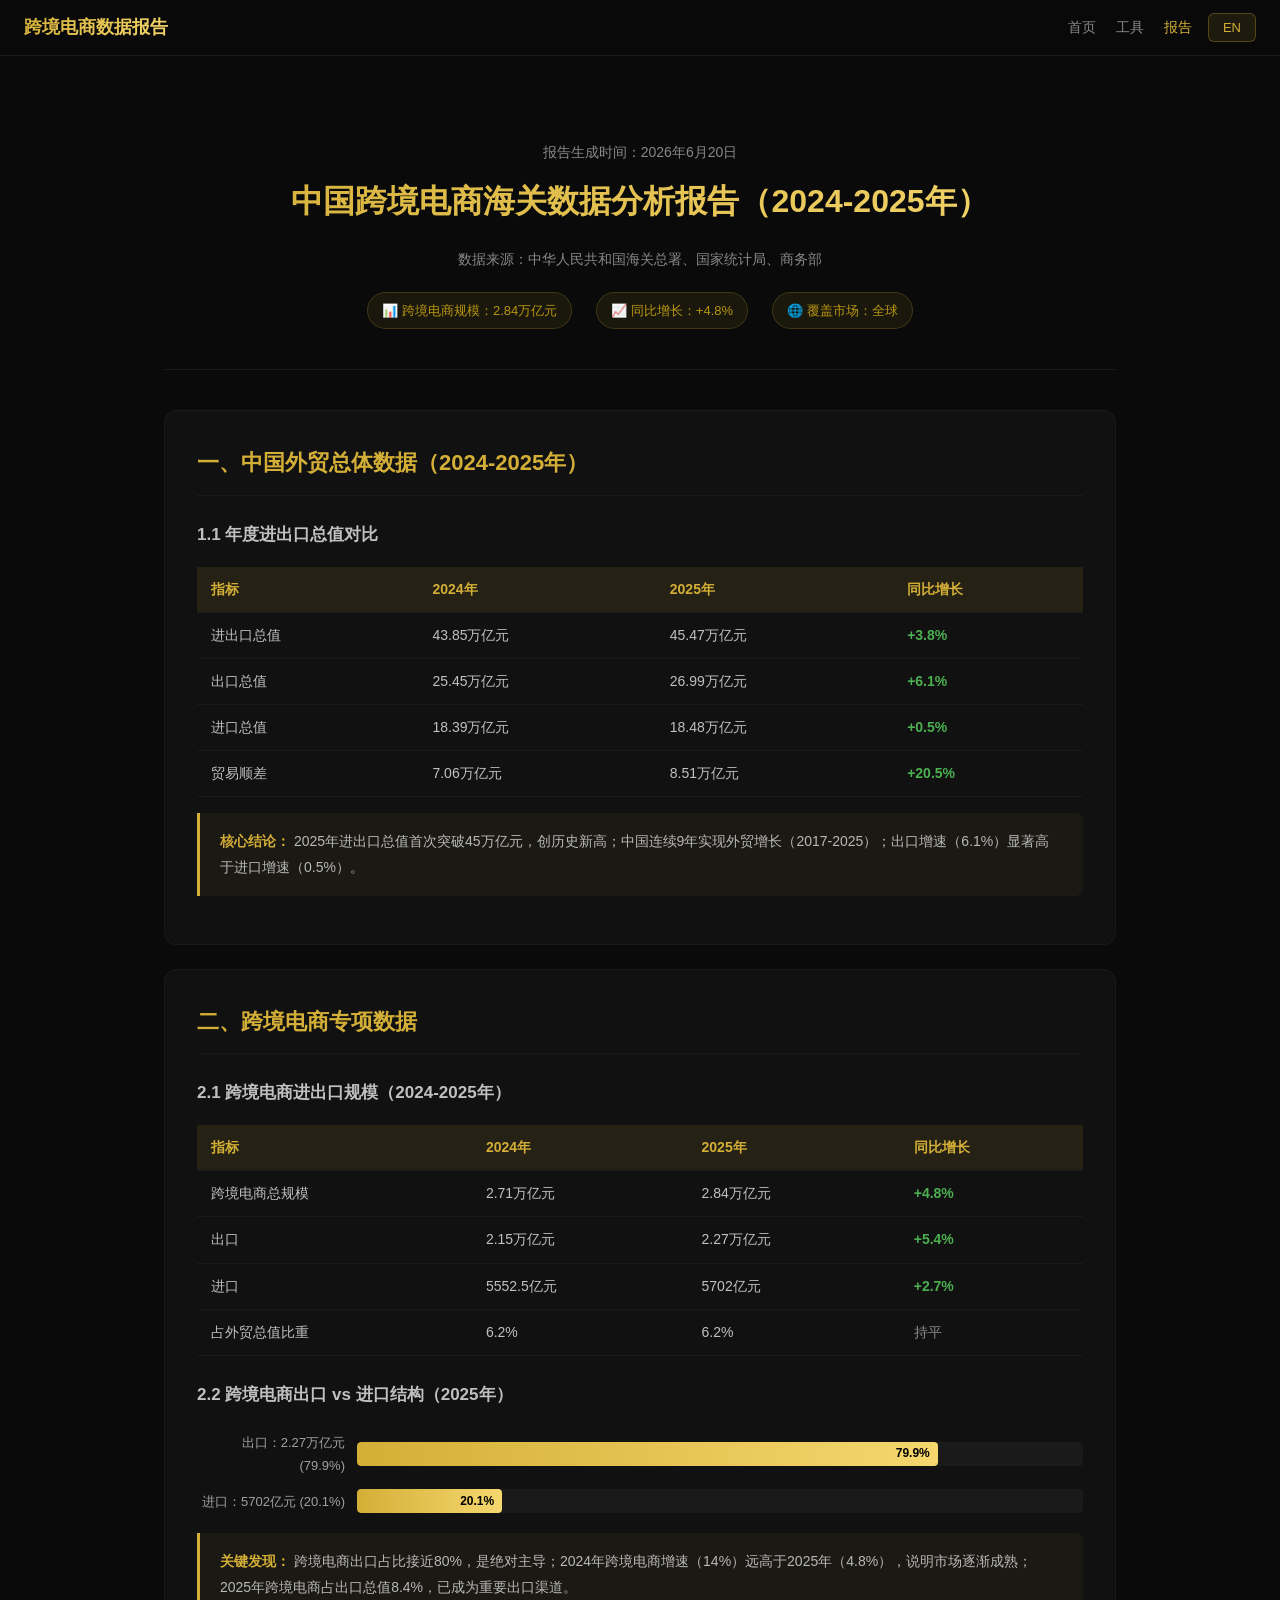
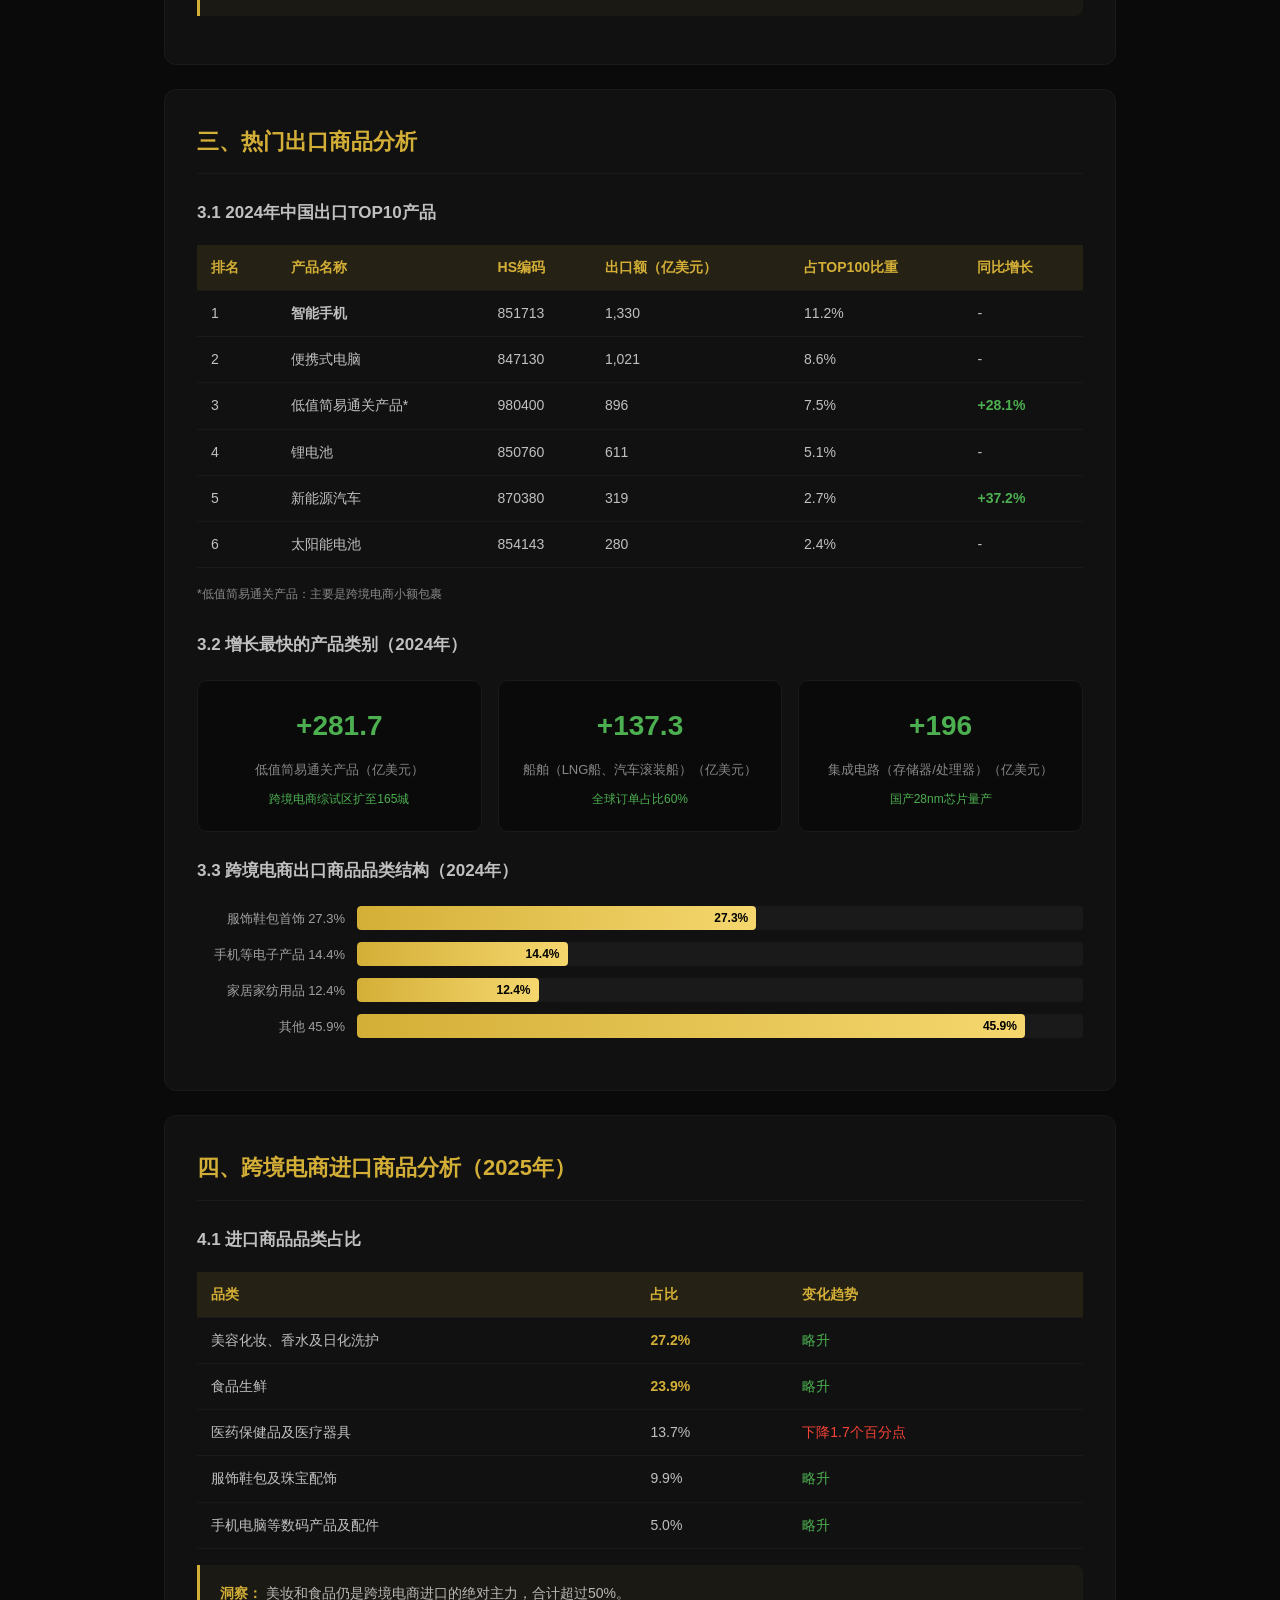
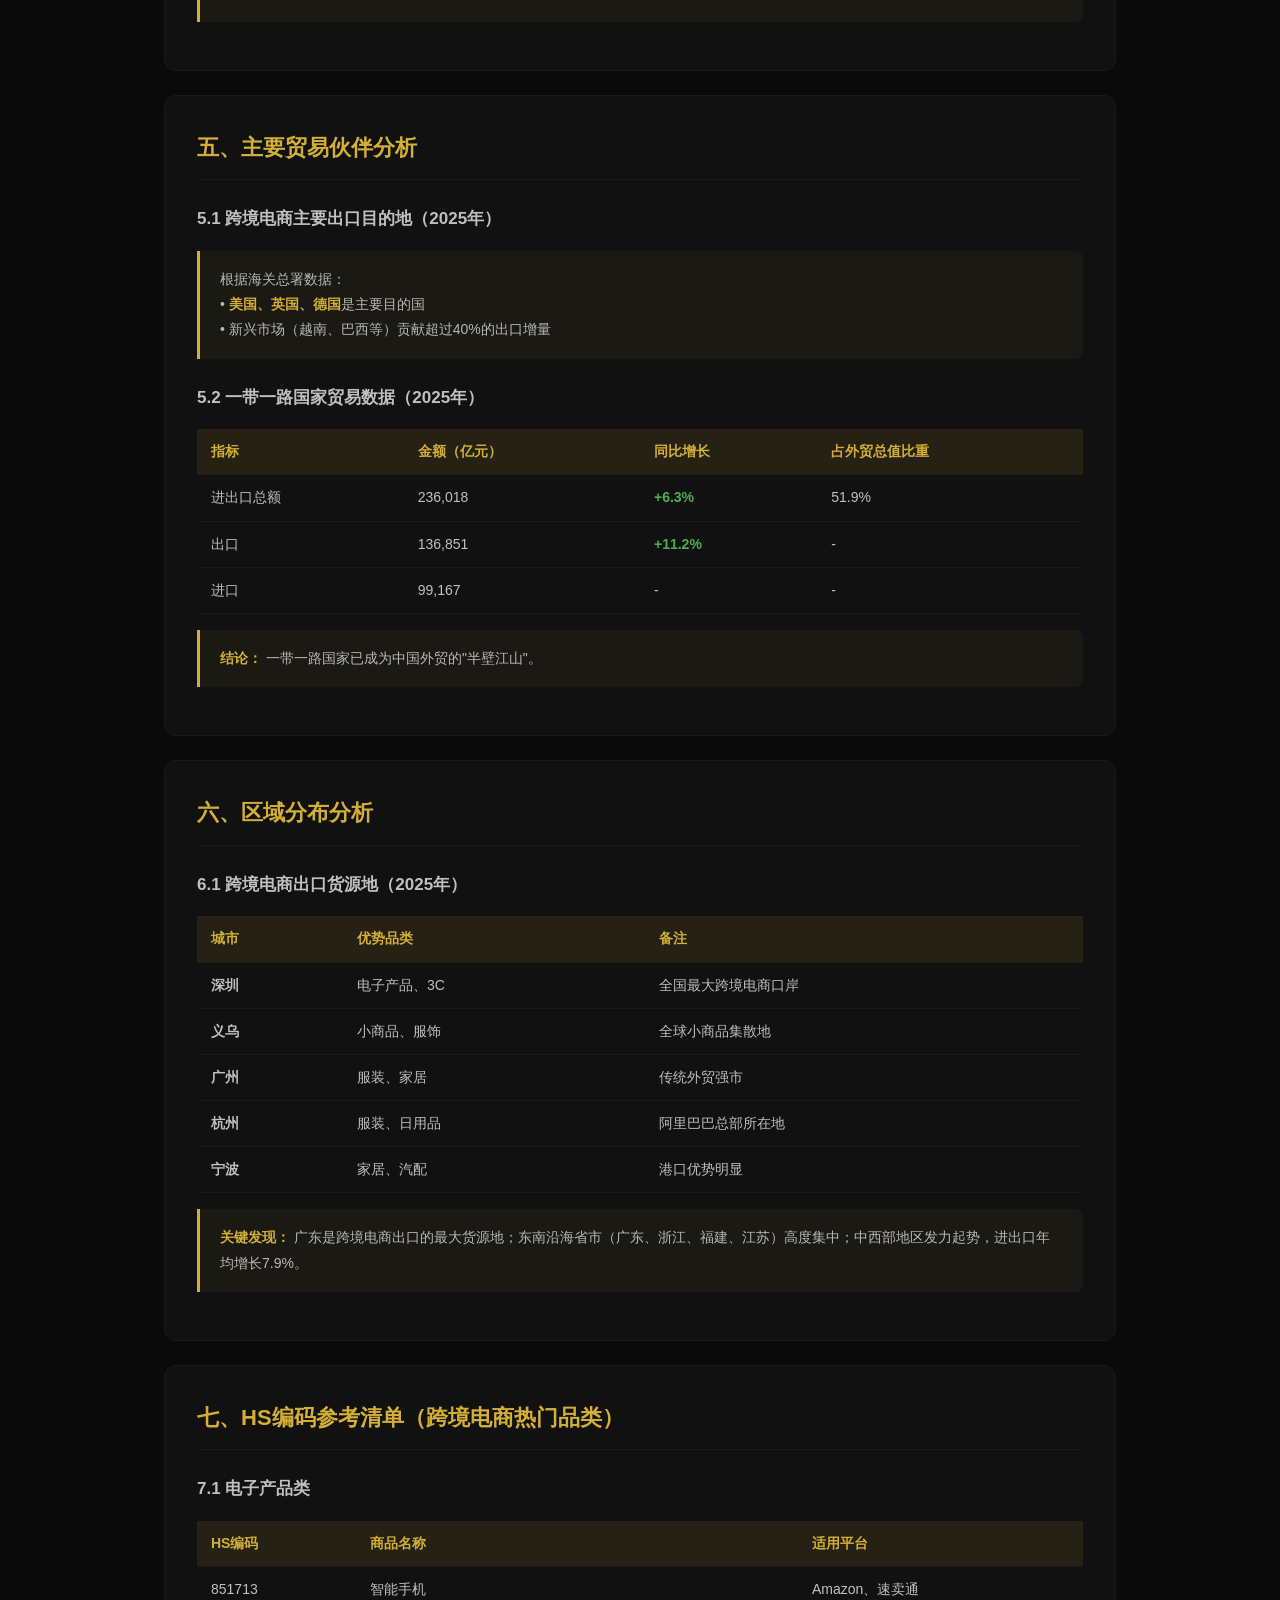
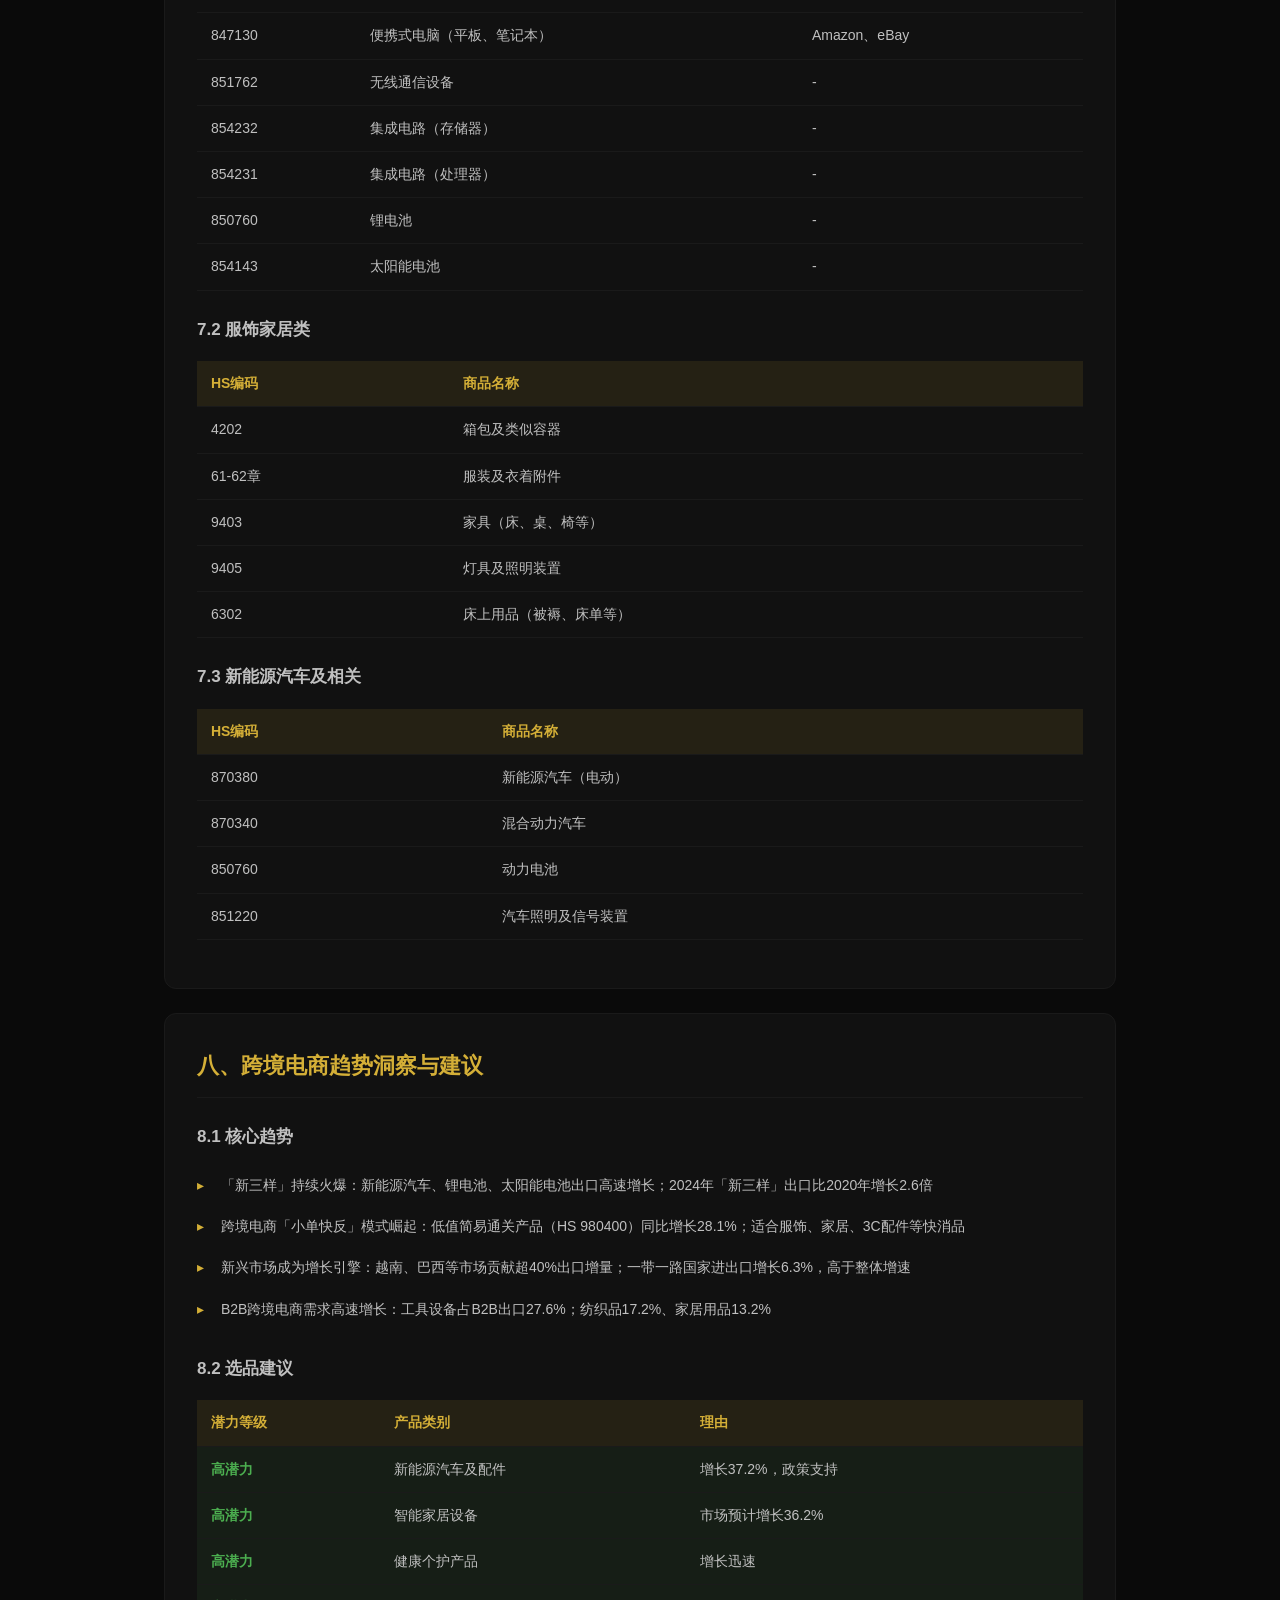
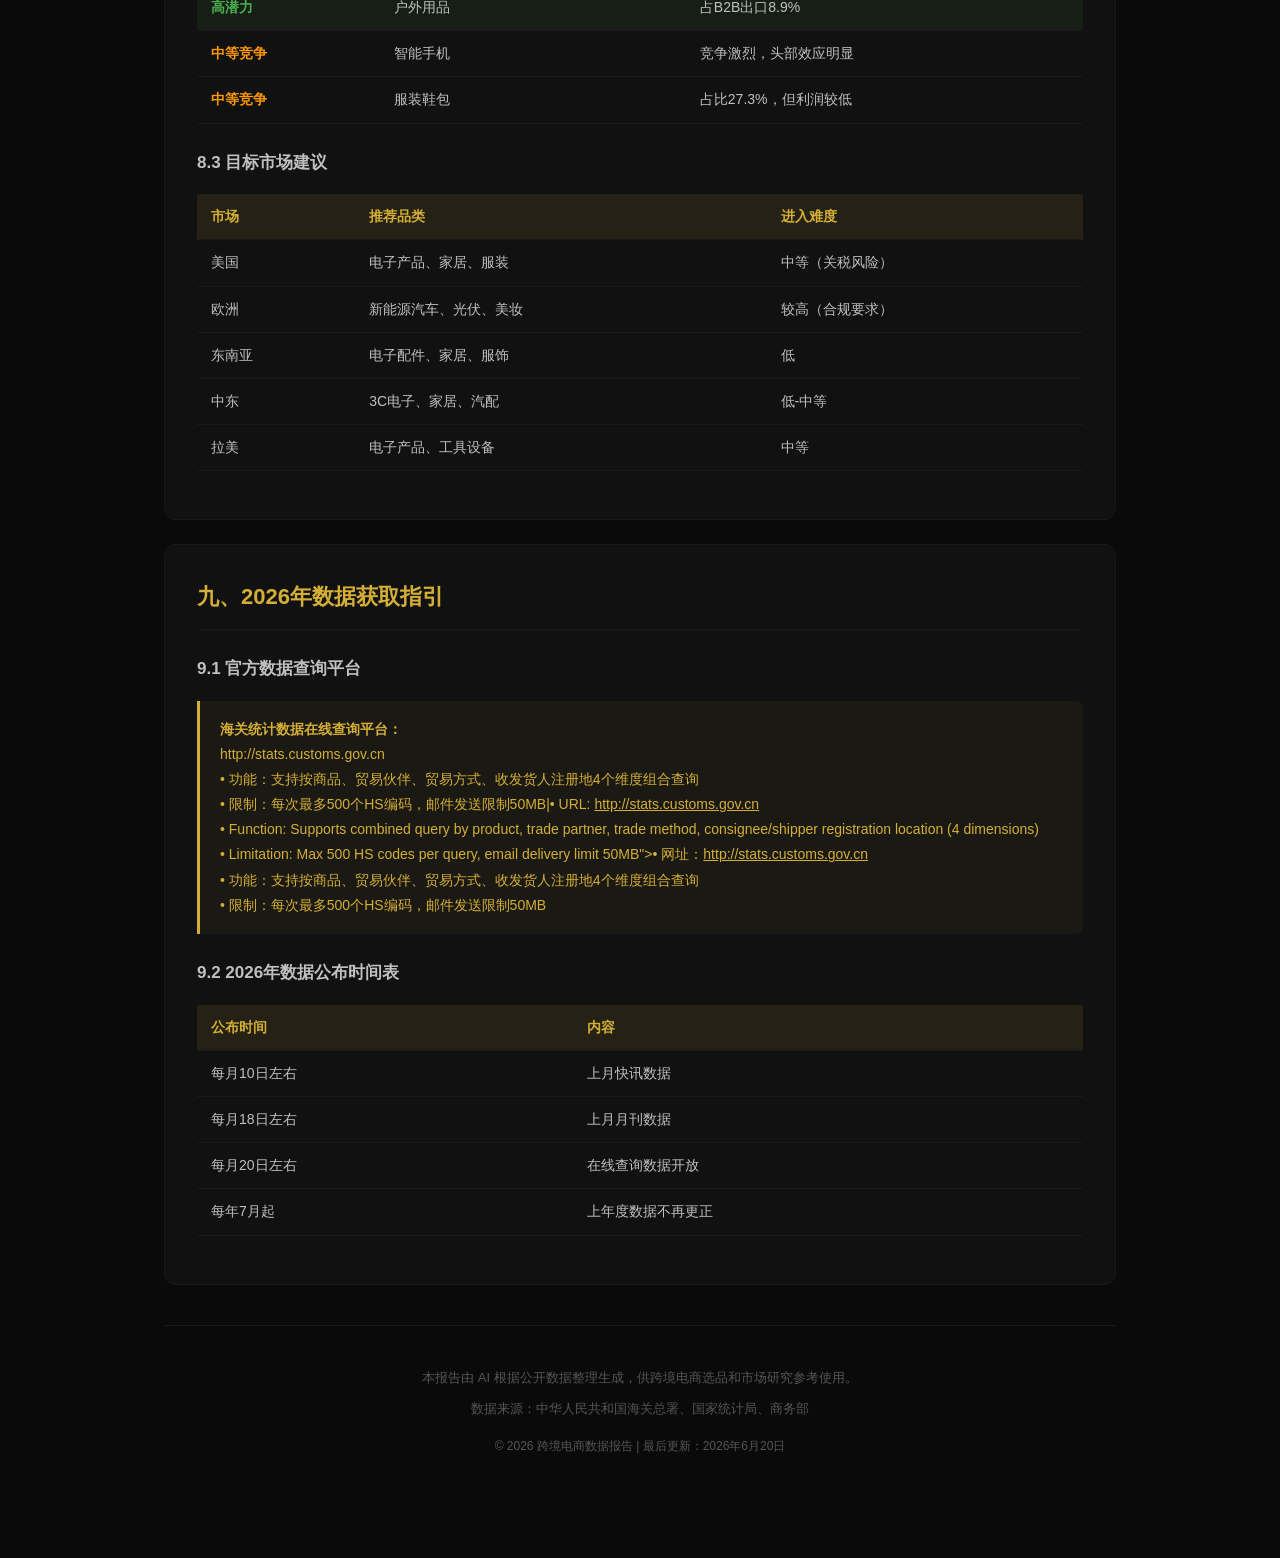
<file: report.html>
<!DOCTYPE html>
<html lang="zh">
<head>
  <meta charset="UTF-8">
  <meta name="viewport" content="width=device-width, initial-scale=1.0">
  <title>跨境电商海关数据分析报告 | Cross-Border E-commerce Customs Data Report</title>
  <style>
    * { margin: 0; padding: 0; box-sizing: border-box; }
    
    body {
      font-family: -apple-system, 'Segoe UI', 'Microsoft YaHei', sans-serif;
      background: #0a0a0a;
      color: #e0e0e0;
      line-height: 1.8;
    }
    
    /* 顶部导航 */
    .topbar {
      position: fixed; top: 0; left: 0; right: 0;
      height: 56px;
      background: rgba(10,10,10,0.95);
      border-bottom: 1px solid #1a1a1a;
      display: flex; align-items: center; justify-content: space-between;
      padding: 0 24px;
      z-index: 1000;
      backdrop-filter: blur(10px);
    }
    
    .topbar .logo {
      font-size: 18px; font-weight: 700;
      background: linear-gradient(135deg, #d4af37, #f5d76e);
      -webkit-background-clip: text;
      -webkit-text-fill-color: transparent;
    }
    
    .topbar-actions { display: flex; align-items: center; gap: 16px; }
    
    .nav-links { display: flex; gap: 20px; }
    .nav-links a {
      color: #888; text-decoration: none; font-size: 14px;
      transition: color 0.2s;
    }
    .nav-links a:hover, .nav-links a.active { color: #d4af37; }
    
    .lang-btn {
      background: rgba(212,175,55,0.1);
      border: 1px solid rgba(212,175,55,0.3);
      color: #d4af37; padding: 6px 14px;
      border-radius: 6px; cursor: pointer;
      font-size: 13px; transition: all 0.2s;
    }
    .lang-btn:hover { background: rgba(212,175,55,0.2); }
    
    /* 主容器 */
    .container {
      max-width: 1000px; margin: 0 auto;
      padding: 80px 24px 60px;
    }
    
    /* 报告头部 */
    .report-header {
      text-align: center;
      padding: 60px 0 40px;
      border-bottom: 1px solid #1a1a1a;
      margin-bottom: 40px;
    }
    
    .report-header h1 {
      font-size: 32px; font-weight: 700;
      background: linear-gradient(135deg, #d4af37, #f5d76e);
      -webkit-background-clip: text;
      -webkit-text-fill-color: transparent;
      margin-bottom: 16px;
    }
    
    .report-header .subtitle {
      color: #888; font-size: 14px;
      margin-bottom: 8px;
    }
    
    .report-meta {
      display: flex; justify-content: center; gap: 24px;
      flex-wrap: wrap; margin-top: 20px;
    }
    
    .report-meta span {
      background: rgba(212,175,55,0.08);
      border: 1px solid rgba(212,175,55,0.2);
      padding: 6px 14px;
      border-radius: 20px; font-size: 13px;
      color: #b8960f;
    }
    
    /* 章节 */
    .section {
      background: #111;
      border: 1px solid #1a1a1a;
      border-radius: 12px;
      padding: 32px;
      margin-bottom: 24px;
    }
    
    .section-title {
      font-size: 22px; font-weight: 700;
      color: #d4af37;
      margin-bottom: 20px;
      padding-bottom: 12px;
      border-bottom: 1px solid #1a1a1a;
    }
    
    .section-subtitle {
      font-size: 17px; font-weight: 600;
      color: #c0c0c0;
      margin: 24px 0 12px;
    }
    
    /* 表格 */
    .data-table {
      width: 100%;
      border-collapse: collapse;
      margin: 16px 0;
      font-size: 14px;
    }
    
    .data-table th {
      background: rgba(212,175,55,0.1);
      color: #d4af37;
      padding: 10px 14px;
      text-align: left;
      font-weight: 600;
      border-bottom: 1px solid #1a1a1a;
    }
    
    .data-table td {
      padding: 10px 14px;
      border-bottom: 1px solid #1a1a1a;
      color: #c0c0c0;
    }
    
    .data-table tr:hover td { background: rgba(255,255,255,0.02); }
    
    /* 数据卡片 */
    .data-cards {
      display: grid;
      grid-template-columns: repeat(auto-fit, minmax(200px, 1fr));
      gap: 16px;
      margin: 20px 0;
    }
    
    .data-card {
      background: #0a0a0a;
      border: 1px solid #1a1a1a;
      border-radius: 10px;
      padding: 20px;
      text-align: center;
    }
    
    .data-card .value {
      font-size: 28px; font-weight: 700;
      color: #d4af37;
      margin-bottom: 6px;
    }
    
    .data-card .label {
      font-size: 13px; color: #888;
    }
    
    .data-card .change {
      font-size: 12px;
      margin-top: 8px;
    }
    
    .change.up { color: #4caf50; }
    .change.down { color: #f44336; }
    
    /* 条形图 */
    .bar-chart {
      margin: 20px 0;
    }
    
    .bar-item {
      display: flex; align-items: center;
      margin-bottom: 12px;
    }
    
    .bar-label {
      width: 160px; font-size: 13px;
      color: #a0a0a0; text-align: right;
      padding-right: 12px;
    }
    
    .bar-track {
      flex: 1; height: 24px;
      background: #1a1a1a;
      border-radius: 4px;
      overflow: hidden;
      position: relative;
    }
    
    .bar-fill {
      height: 100%;
      border-radius: 4px;
      background: linear-gradient(90deg, #d4af37, #f5d76e);
      transition: width 0.6s ease;
      display: flex; align-items: center; justify-content: flex-end;
      padding-right: 8px; font-size: 12px;
      color: #000; font-weight: 600;
    }
    
    /* 引用块 */
    .insight-box {
      background: rgba(212,175,55,0.05);
      border-left: 3px solid #d4af37;
      padding: 16px 20px;
      margin: 16px 0;
      border-radius: 0 8px 8px 0;
      font-size: 14px;
      color: #b8b8b8;
    }
    
    .insight-box strong { color: #d4af37; }
    
    /* 列表 */
    .bullet-list {
      list-style: none;
      padding-left: 0;
    }
    
    .bullet-list li {
      padding: 8px 0 8px 24px;
      position: relative;
      font-size: 14px;
      color: #c0c0c0;
    }
    
    .bullet-list li::before {
      content: '▸';
      position: absolute; left: 0;
      color: #d4af37;
    }
    
    /* 页脚 */
    .report-footer {
      text-align: center;
      padding: 40px 0;
      color: #555; font-size: 13px;
      border-top: 1px solid #1a1a1a;
      margin-top: 40px;
    }
    
    /* 响应式 */
    @media (max-width: 768px) {
      .container { padding: 70px 16px 40px; }
      .report-header h1 { font-size: 24px; }
      .section { padding: 20px; }
      .data-cards { grid-template-columns: 1fr 1fr; }
      .bar-label { width: 100px; font-size: 12px; }
      .data-table { font-size: 12px; }
      .data-table th, .data-table td { padding: 8px 10px; }
      .nav-links { display: none; }
    }
    
    @media (max-width: 480px) {
      .data-cards { grid-template-columns: 1fr; }
    }
    
    /* 打印样式 */
    @media print {
      body { background: #fff; color: #000; }
      .topbar { display: none; }
      .lang-btn { display: none; }
      .section { background: #fff; border: 1px solid #ddd; }
      .data-table th { background: #f5f5f5; color: #000; }
      .data-table td { color: #000; }
    }
  </style>
</head>
<body>

<!-- 顶部导航 -->
<header class="topbar">
  <div class="logo" data-t="跨境电商数据报告|CBEC Data Report">跨境电商数据报告</div>
  <div class="topbar-actions">
    <nav class="nav-links">
      <a href="index.html" data-t="首页|Home">首页</a>
      <a href="tools.html" data-t="工具|Tools">工具</a>
      <a href="report.html" class="active" data-t="报告|Report">报告</a>
    </nav>
    <button class="lang-btn" onclick="toggleLang()">
      <span id="langBtnText">EN</span>
    </button>
  </div>
</header>

<div class="container">

  <!-- 报告头部 -->
  <div class="report-header">
    <div class="subtitle" data-t="报告生成时间：2026年6月20日|Report Date: June 20, 2026">报告生成时间：2026年6月20日</div>
    <h1 data-t="中国跨境电商海关数据分析报告（2024-2025年）|China Cross-Border E-commerce Customs Data Report (2024-2025)">中国跨境电商海关数据分析报告（2024-2025年）</h1>
    <div class="subtitle" data-t="数据来源：中华人民共和国海关总署、国家统计局、商务部|Data Source: General Administration of Customs, National Bureau of Statistics, Ministry of Commerce">数据来源：中华人民共和国海关总署、国家统计局、商务部</div>
    <div class="report-meta">
      <span data-t="📊 跨境电商规模：2.84万亿元|📊 CBEC Scale: 2.84 trillion CNY">📊 跨境电商规模：2.84万亿元</span>
      <span data-t="📈 同比增长：+4.8%|📈 YoY Growth: +4.8%">📈 同比增长：+4.8%</span>
      <span data-t="🌐 覆盖市场：全球|🌐 Coverage: Global">🌐 覆盖市场：全球</span>
    </div>
  </div>

  <!-- 一、中国外贸总体数据 -->
  <div class="section">
    <div class="section-title">一、中国外贸总体数据（2024-2025年）</div>
    
    <div class="section-subtitle" data-t="1.1 年度进出口总值对比|1.1 Annual Import/Export Total Value Comparison">1.1 年度进出口总值对比</div>
    
    <table class="data-table">
      <thead>
        <tr>
          <th data-t="指标|Indicator">指标</th>
          <th data-t="2024年|2024">2024年</th>
          <th data-t="2025年|2025">2025年</th>
          <th data-t="同比增长|YoY Growth">同比增长</th>
        </tr>
      </thead>
      <tbody>
        <tr>
          <td data-t="进出口总值|Total Import/Export">进出口总值</td>
          <td>43.85万亿元</td>
          <td>45.47万亿元</td>
          <td style="color:#4caf50;font-weight:600;">+3.8%</td>
        </tr>
        <tr>
          <td data-t="出口总值|Export Total">出口总值</td>
          <td>25.45万亿元</td>
          <td>26.99万亿元</td>
          <td style="color:#4caf50;font-weight:600;">+6.1%</td>
        </tr>
        <tr>
          <td data-t="进口总值|Import Total">进口总值</td>
          <td>18.39万亿元</td>
          <td>18.48万亿元</td>
          <td style="color:#4caf50;font-weight:600;">+0.5%</td>
        </tr>
        <tr>
          <td data-t="贸易顺差|Trade Surplus">贸易顺差</td>
          <td>7.06万亿元</td>
          <td>8.51万亿元</td>
          <td style="color:#4caf50;font-weight:600;">+20.5%</td>
        </tr>
      </tbody>
    </table>
    
    <div class="insight-box">
      <strong data-t="核心结论：|Key Conclusions:">核心结论：</strong>
      <span data-t="2025年进出口总值首次突破45万亿元，创历史新高；中国连续9年实现外贸增长（2017-2025）；出口增速（6.1%）显著高于进口增速（0.5%）。|In 2025, total import/export value exceeded 45 trillion CNY for the first time, setting a new historical record. China has achieved 9 consecutive years of foreign trade growth (2017-2025). Export growth (6.1%) significantly outpaced import growth (0.5%).">2025年进出口总值首次突破45万亿元，创历史新高；中国连续9年实现外贸增长（2017-2025）；出口增速（6.1%）显著高于进口增速（0.5%）。</span>
    </div>
  </div>

  <!-- 二、跨境电商专项数据 -->
  <div class="section">
    <div class="section-title">二、跨境电商专项数据</div>
    
    <div class="section-subtitle" data-t="2.1 跨境电商进出口规模（2024-2025年）|2.1 CBEC Import/Export Scale (2024-2025)">2.1 跨境电商进出口规模（2024-2025年）</div>
    
    <table class="data-table">
      <thead>
        <tr>
          <th data-t="指标|Indicator">指标</th>
          <th data-t="2024年|2024">2024年</th>
          <th data-t="2025年|2025">2025年</th>
          <th data-t="同比增长|YoY Growth">同比增长</th>
        </tr>
      </thead>
      <tbody>
        <tr>
          <td data-t="跨境电商总规模|Total CBEC Scale">跨境电商总规模</td>
          <td>2.71万亿元</td>
          <td>2.84万亿元</td>
          <td style="color:#4caf50;font-weight:600;">+4.8%</td>
        </tr>
        <tr>
          <td data-t="出口|Export">出口</td>
          <td>2.15万亿元</td>
          <td>2.27万亿元</td>
          <td style="color:#4caf50;font-weight:600;">+5.4%</td>
        </tr>
        <tr>
          <td data-t="进口|Import">进口</td>
          <td>5552.5亿元</td>
          <td>5702亿元</td>
          <td style="color:#4caf50;font-weight:600;">+2.7%</td>
        </tr>
        <tr>
          <td data-t="占外贸总值比重|Share of Total Trade">占外贸总值比重</td>
          <td>6.2%</td>
          <td>6.2%</td>
          <td style="color:#888;">持平</td>
        </tr>
      </tbody>
    </table>
    
    <div class="section-subtitle" data-t="2.2 跨境电商出口 vs 进口结构（2025年）|2.2 CBEC Export vs Import Structure (2025)">2.2 跨境电商出口 vs 进口结构（2025年）</div>
    
    <div class="bar-chart">
      <div class="bar-item">
        <div class="bar-label" data-t="出口：2.27万亿元 (79.9%)|Export: 2.27 trillion (79.9%)">出口：2.27万亿元 (79.9%)</div>
        <div class="bar-track">
          <div class="bar-fill" style="width:80%;">79.9%</div>
        </div>
      </div>
      <div class="bar-item">
        <div class="bar-label" data-t="进口：5702亿元 (20.1%)|Import: 570.2 billion (20.1%)">进口：5702亿元 (20.1%)</div>
        <div class="bar-track">
          <div class="bar-fill" style="width:20%;">20.1%</div>
        </div>
      </div>
    </div>
    
    <div class="insight-box">
      <strong data-t="关键发现：|Key Findings:">关键发现：</strong>
      <span data-t="跨境电商出口占比接近80%，是绝对主导；2024年跨境电商增速（14%）远高于2025年（4.8%），说明市场逐渐成熟；2025年跨境电商占出口总值8.4%，已成为重要出口渠道。|CBEC export accounts for nearly 80%, being the absolute dominant force. The CBEC growth rate in 2024 (14%) was much higher than in 2025 (4.8%), indicating the market is gradually maturing. In 2025, CBEC accounted for 8.4% of total export value, becoming an important export channel.">跨境电商出口占比接近80%，是绝对主导；2024年跨境电商增速（14%）远高于2025年（4.8%），说明市场逐渐成熟；2025年跨境电商占出口总值8.4%，已成为重要出口渠道。</span>
    </div>
  </div>

  <!-- 三、热门出口商品分析 -->
  <div class="section">
    <div class="section-title">三、热门出口商品分析</div>
    
    <div class="section-subtitle" data-t="3.1 2024年中国出口TOP10产品|3.1 China's Top 10 Export Products (2024)">3.1 2024年中国出口TOP10产品</div>
    
    <table class="data-table">
      <thead>
        <tr>
          <th data-t="排名|Rank">排名</th>
          <th data-t="产品名称|Product">产品名称</th>
          <th data-t="HS编码|HS Code">HS编码</th>
          <th data-t="出口额（亿美元）|Export Value (100M USD)">出口额（亿美元）</th>
          <th data-t="占TOP100比重|Share of TOP100">占TOP100比重</th>
          <th data-t="同比增长|YoY Growth">同比增长</th>
        </tr>
      </thead>
      <tbody>
        <tr>
          <td>1</td>
          <td><strong data-t="智能手机|Smartphones">智能手机</strong></td>
          <td>851713</td>
          <td>1,330</td>
          <td>11.2%</td>
          <td>-</td>
        </tr>
        <tr>
          <td>2</td>
          <td data-t="便携式电脑|Laptops">便携式电脑</td>
          <td>847130</td>
          <td>1,021</td>
          <td>8.6%</td>
          <td>-</td>
        </tr>
        <tr>
          <td>3</td>
          <td data-t="低值简易通关产品*|Low-value Express Products*">低值简易通关产品*</td>
          <td>980400</td>
          <td>896</td>
          <td>7.5%</td>
          <td style="color:#4caf50;font-weight:600;">+28.1%</td>
        </tr>
        <tr>
          <td>4</td>
          <td data-t="锂电池|Lithium Batteries">锂电池</td>
          <td>850760</td>
          <td>611</td>
          <td>5.1%</td>
          <td>-</td>
        </tr>
        <tr>
          <td>5</td>
          <td data-t="新能源汽车|New Energy Vehicles">新能源汽车</td>
          <td>870380</td>
          <td>319</td>
          <td>2.7%</td>
          <td style="color:#4caf50;font-weight:600;">+37.2%</td>
        </tr>
        <tr>
          <td>6</td>
          <td data-t="太阳能电池|Solar Cells">太阳能电池</td>
          <td>854143</td>
          <td>280</td>
          <td>2.4%</td>
          <td>-</td>
        </tr>
      </tbody>
    </table>
    
    <div style="font-size:12px;color:#888;margin-top:8px;" data-t="*低值简易通关产品：主要是跨境电商小额包裹|*Low-value express products: mainly CBEC small parcels">*低值简易通关产品：主要是跨境电商小额包裹</div>
    
    <div class="section-subtitle" data-t="3.2 增长最快的产品类别（2024年）|3.2 Fastest Growing Product Categories (2024)">3.2 增长最快的产品类别（2024年）</div>
    
    <div class="data-cards">
      <div class="data-card">
        <div class="value" style="color:#4caf50;">+281.7</div>
        <div class="label" data-t="低值简易通关产品（亿美元）|Low-value Express Products (100M USD)">低值简易通关产品（亿美元）</div>
        <div class="change up" data-t="跨境电商综试区扩至165城|CBEC Pilot Zones expanded to 165 cities">跨境电商综试区扩至165城</div>
      </div>
      <div class="data-card">
        <div class="value" style="color:#4caf50;">+137.3</div>
        <div class="label" data-t="船舶（LNG船、汽车滚装船）（亿美元）|Ships (LNG, Ro-Ro) (100M USD)">船舶（LNG船、汽车滚装船）（亿美元）</div>
        <div class="change up" data-t="全球订单占比60%|Global orders 60% share">全球订单占比60%</div>
      </div>
      <div class="data-card">
        <div class="value" style="color:#4caf50;">+196</div>
        <div class="label" data-t="集成电路（存储器/处理器）（亿美元）|Integrated Circuits (Memory/Processor) (100M USD)">集成电路（存储器/处理器）（亿美元）</div>
        <div class="change up" data-t="国产28nm芯片量产|Domestic 28nm chips mass production">国产28nm芯片量产</div>
      </div>
    </div>
    
    <div class="section-subtitle" data-t="3.3 跨境电商出口商品品类结构（2024年）|3.3 CBEC Export Product Category Structure (2024)">3.3 跨境电商出口商品品类结构（2024年）</div>
    
    <div class="bar-chart">
      <div class="bar-item">
        <div class="bar-label" data-t="服饰鞋包首饰 27.3%|Clothing, Shoes, Bags, Jewelry 27.3%">服饰鞋包首饰 27.3%</div>
        <div class="bar-track">
          <div class="bar-fill" style="width:55%;">27.3%</div>
        </div>
      </div>
      <div class="bar-item">
        <div class="bar-label" data-t="手机等电子产品 14.4%|Phones & Electronics 14.4%">手机等电子产品 14.4%</div>
        <div class="bar-track">
          <div class="bar-fill" style="width:29%;">14.4%</div>
        </div>
      </div>
      <div class="bar-item">
        <div class="bar-label" data-t="家居家纺用品 12.4%|Home & Textiles 12.4%">家居家纺用品 12.4%</div>
        <div class="bar-track">
          <div class="bar-fill" style="width:25%;">12.4%</div>
        </div>
      </div>
      <div class="bar-item">
        <div class="bar-label" data-t="其他 45.9%|Others 45.9%">其他 45.9%</div>
        <div class="bar-track">
          <div class="bar-fill" style="width:92%;">45.9%</div>
        </div>
      </div>
    </div>
  </div>

  <!-- 四、跨境电商进口商品分析 -->
  <div class="section">
    <div class="section-title">四、跨境电商进口商品分析（2025年）</div>
    
    <div class="section-subtitle" data-t="4.1 进口商品品类占比|4.1 Import Product Category Share">4.1 进口商品品类占比</div>
    
    <table class="data-table">
      <thead>
        <tr>
          <th data-t="品类|Category">品类</th>
          <th data-t="占比|Share">占比</th>
          <th data-t="变化趋势|Trend">变化趋势</th>
        </tr>
      </thead>
      <tbody>
        <tr>
          <td data-t="美容化妆、香水及日化洗护|Cosmetics, Perfumes & Daily Chemicals">美容化妆、香水及日化洗护</td>
          <td><strong style="color:#d4af37;">27.2%</strong></td>
          <td style="color:#4caf50;" data-t="略升|Slightly up">略升</td>
        </tr>
        <tr>
          <td data-t="食品生鲜|Food & Fresh Products">食品生鲜</td>
          <td><strong style="color:#d4af37;">23.9%</strong></td>
          <td style="color:#4caf50;" data-t="略升|Slightly up">略升</td>
        </tr>
        <tr>
          <td data-t="医药保健品及医疗器具|Health Products & Medical Devices">医药保健品及医疗器具</td>
          <td>13.7%</td>
          <td style="color:#f44336;" data-t="下降1.7个百分点|Down 1.7pp">下降1.7个百分点</td>
        </tr>
        <tr>
          <td data-t="服饰鞋包及珠宝配饰|Clothing, Shoes, Bags & Jewelry">服饰鞋包及珠宝配饰</td>
          <td>9.9%</td>
          <td style="color:#4caf50;" data-t="略升|Slightly up">略升</td>
        </tr>
        <tr>
          <td data-t="手机电脑等数码产品及配件|Phones, Computers & Accessories">手机电脑等数码产品及配件</td>
          <td>5.0%</td>
          <td style="color:#4caf50;" data-t="略升|Slightly up">略升</td>
        </tr>
      </tbody>
    </table>
    
    <div class="insight-box">
      <strong data-t="洞察：|Insight:">洞察：</strong>
      <span data-t="美妆和食品仍是跨境电商进口的绝对主力，合计超过50%。|Cosmetics and food remain the absolute main force of CBEC imports, together accounting for over 50%.">美妆和食品仍是跨境电商进口的绝对主力，合计超过50%。</span>
    </div>
  </div>

  <!-- 五、主要贸易伙伴分析 -->
  <div class="section">
    <div class="section-title">五、主要贸易伙伴分析</div>
    
    <div class="section-subtitle" data-t="5.1 跨境电商主要出口目的地（2025年）|5.1 Major CBEC Export Destinations (2025)">5.1 跨境电商主要出口目的地（2025年）</div>
    
    <div class="insight-box">
      <span data-t="根据海关总署数据：<br>• <strong>美国、英国、德国</strong>是主要目的国<br>• 新兴市场（越南、巴西等）贡献超过40%的出口增量|According to GACC data:<br>• <strong>US, UK, Germany</strong> are the major destination countries<br>• Emerging markets (Vietnam, Brazil, etc.) contributed over 40% of export increment">根据海关总署数据：<br>• <strong>美国、英国、德国</strong>是主要目的国<br>• 新兴市场（越南、巴西等）贡献超过40%的出口增量</span>
    </div>
    
    <div class="section-subtitle" data-t="5.2 一带一路国家贸易数据（2025年）|5.2 Belt and Road Countries Trade Data (2025)">5.2 一带一路国家贸易数据（2025年）</div>
    
    <table class="data-table">
      <thead>
        <tr>
          <th data-t="指标|Indicator">指标</th>
          <th data-t="金额（亿元）|Value (100M CNY)">金额（亿元）</th>
          <th data-t="同比增长|YoY Growth">同比增长</th>
          <th data-t="占外贸总值比重|Share of Total Trade">占外贸总值比重</th>
        </tr>
      </thead>
      <tbody>
        <tr>
          <td data-t="进出口总额|Total Import/Export">进出口总额</td>
          <td>236,018</td>
          <td style="color:#4caf50;font-weight:600;">+6.3%</td>
          <td>51.9%</td>
        </tr>
        <tr>
          <td data-t="出口|Export">出口</td>
          <td>136,851</td>
          <td style="color:#4caf50;font-weight:600;">+11.2%</td>
          <td>-</td>
        </tr>
        <tr>
          <td data-t="进口|Import">进口</td>
          <td>99,167</td>
          <td>-</td>
          <td>-</td>
        </tr>
      </tbody>
    </table>
    
    <div class="insight-box">
      <strong data-t="结论：|Conclusion:">结论：</strong>
      <span data-t="一带一路国家已成为中国外贸的"半壁江山"。|Belt and Road countries have become "half of China's foreign trade".">一带一路国家已成为中国外贸的"半壁江山"。</span>
    </div>
  </div>

  <!-- 六、区域分布分析 -->
  <div class="section">
    <div class="section-title">六、区域分布分析</div>
    
    <div class="section-subtitle" data-t="6.1 跨境电商出口货源地（2025年）|6.1 CBEC Export Source Locations (2025)">6.1 跨境电商出口货源地（2025年）</div>
    
    <table class="data-table">
      <thead>
        <tr>
          <th data-t="城市|City">城市</th>
          <th data-t="优势品类|Advantage Categories">优势品类</th>
          <th data-t="备注|Notes">备注</th>
        </tr>
      </thead>
      <tbody>
        <tr>
          <td><strong data-t="深圳|Shenzhen">深圳</strong></td>
          <td data-t="电子产品、3C|Electronics, 3C">电子产品、3C</td>
          <td data-t="全国最大跨境电商口岸|Largest CBEC port in China">全国最大跨境电商口岸</td>
        </tr>
        <tr>
          <td><strong data-t="义乌|Yiwu">义乌</strong></td>
          <td data-t="小商品、服饰|Small commodities, Clothing">小商品、服饰</td>
          <td data-t="全球小商品集散地|Global small commodity distribution center">全球小商品集散地</td>
        </tr>
        <tr>
          <td><strong data-t="广州|Guangzhou">广州</strong></td>
          <td data-t="服装、家居|Clothing, Home goods">服装、家居</td>
          <td data-t="传统外贸强市|Traditional foreign trade strong city">传统外贸强市</td>
        </tr>
        <tr>
          <td><strong data-t="杭州|Hangzhou">杭州</strong></td>
          <td data-t="服装、日用品|Clothing, Daily goods">服装、日用品</td>
          <td data-t="阿里巴巴总部所在地|Alibaba HQ location">阿里巴巴总部所在地</td>
        </tr>
        <tr>
          <td><strong data-t="宁波|Ningbo">宁波</strong></td>
          <td data-t="家居、汽配|Home goods, Auto parts">家居、汽配</td>
          <td data-t="港口优势明显|Strong port advantage">港口优势明显</td>
        </tr>
      </tbody>
    </table>
    
    <div class="insight-box">
      <strong data-t="关键发现：|Key Findings:">关键发现：</strong>
      <span data-t="广东是跨境电商出口的最大货源地；东南沿海省市（广东、浙江、福建、江苏）高度集中；中西部地区发力起势，进出口年均增长7.9%。|Guangdong is the largest source of CBEC exports. Southeast coastal provinces (Guangdong, Zhejiang, Fujian, Jiangsu) are highly concentrated. Central and western regions are gaining momentum, with average annual import/export growth of 7.9%.">广东是跨境电商出口的最大货源地；东南沿海省市（广东、浙江、福建、江苏）高度集中；中西部地区发力起势，进出口年均增长7.9%。</span>
    </div>
  </div>

  <!-- 七、HS编码参考清单 -->
  <div class="section">
    <div class="section-title">七、HS编码参考清单（跨境电商热门品类）</div>
    
    <div class="section-subtitle" data-t="7.1 电子产品类|7.1 Electronics Category">7.1 电子产品类</div>
    
    <table class="data-table">
      <thead>
        <tr>
          <th data-t="HS编码|HS Code">HS编码</th>
          <th data-t="商品名称|Product Name">商品名称</th>
          <th data-t="适用平台|Applicable Platforms">适用平台</th>
        </tr>
      </thead>
      <tbody>
        <tr><td>851713</td><td data-t="智能手机|Smartphones">智能手机</td><td>Amazon、速卖通</td></tr>
        <tr><td>847130</td><td data-t="便携式电脑（平板、笔记本）|Portable Computers (Tablets, Laptops)">便携式电脑（平板、笔记本）</td><td>Amazon、eBay</td></tr>
        <tr><td>851762</td><td data-t="无线通信设备|Wireless Communication Devices">无线通信设备</td><td>-</td></tr>
        <tr><td>854232</td><td data-t="集成电路（存储器）|Integrated Circuits (Memory)">集成电路（存储器）</td><td>-</td></tr>
        <tr><td>854231</td><td data-t="集成电路（处理器）|Integrated Circuits (Processor)">集成电路（处理器）</td><td>-</td></tr>
        <tr><td>850760</td><td data-t="锂电池|Lithium Batteries">锂电池</td><td>-</td></tr>
        <tr><td>854143</td><td data-t="太阳能电池|Solar Cells">太阳能电池</td><td>-</td></tr>
      </tbody>
    </table>
    
    <div class="section-subtitle" data-t="7.2 服饰家居类|7.2 Clothing & Home Category">7.2 服饰家居类</div>
    
    <table class="data-table">
      <thead>
        <tr>
          <th data-t="HS编码|HS Code">HS编码</th>
          <th data-t="商品名称|Product Name">商品名称</th>
        </tr>
      </thead>
      <tbody>
        <tr><td>4202</td><td data-t="箱包及类似容器|Bags & Similar Containers">箱包及类似容器</td></tr>
        <tr><td>61-62章</td><td data-t="服装及衣着附件|Clothing & Accessories">服装及衣着附件</td></tr>
        <tr><td>9403</td><td data-t="家具（床、桌、椅等）|Furniture (Beds, Tables, Chairs, etc.)">家具（床、桌、椅等）</td></tr>
        <tr><td>9405</td><td data-t="灯具及照明装置|Lighting & Lamps">灯具及照明装置</td></tr>
        <tr><td>6302</td><td data-t="床上用品（被褥、床单等）|Bedding (Quilts, Bed Sheets, etc.)">床上用品（被褥、床单等）</td></tr>
      </tbody>
    </table>
    
    <div class="section-subtitle" data-t="7.3 新能源汽车及相关|7.3 New Energy Vehicles & Related">7.3 新能源汽车及相关</div>
    
    <table class="data-table">
      <thead>
        <tr>
          <th data-t="HS编码|HS Code">HS编码</th>
          <th data-t="商品名称|Product Name">商品名称</th>
        </tr>
      </thead>
      <tbody>
        <tr><td>870380</td><td data-t="新能源汽车（电动）|New Energy Vehicles (Electric)">新能源汽车（电动）</td></tr>
        <tr><td>870340</td><td data-t="混合动力汽车|Hybrid Vehicles">混合动力汽车</td></tr>
        <tr><td>850760</td><td data-t="动力电池|Power Batteries">动力电池</td></tr>
        <tr><td>851220</td><td data-t="汽车照明及信号装置|Automotive Lighting & Signal Devices">汽车照明及信号装置</td></tr>
      </tbody>
    </table>
  </div>

  <!-- 八、趋势洞察与建议 -->
  <div class="section">
    <div class="section-title">八、跨境电商趋势洞察与建议</div>
    
    <div class="section-subtitle" data-t="8.1 核心趋势|8.1 Core Trends">8.1 核心趋势</div>
    
    <ul class="bullet-list">
      <li data-t="「新三样」持续火爆：新能源汽车、锂电池、太阳能电池出口高速增长；2024年「新三样」出口比2020年增长2.6倍|"New Three" continue to boom: NEV, lithium batteries, solar cells export growing rapidly; 2024 "New Three" export 2.6x of 2020 level">「新三样」持续火爆：新能源汽车、锂电池、太阳能电池出口高速增长；2024年「新三样」出口比2020年增长2.6倍</li>
      <li data-t="跨境电商「小单快反」模式崛起：低值简易通关产品（HS 980400）同比增长28.1%；适合服饰、家居、3C配件等快消品|CBEC "small order fast reaction" model rising: low-value express products (HS 980400) YoY +28.1%; suitable for clothing, home, 3C accessories">跨境电商「小单快反」模式崛起：低值简易通关产品（HS 980400）同比增长28.1%；适合服饰、家居、3C配件等快消品</li>
      <li data-t="新兴市场成为增长引擎：越南、巴西等市场贡献超40%出口增量；一带一路国家进出口增长6.3%，高于整体增速|Emerging markets become growth engine: Vietnam, Brazil and other markets contributed over 40% export increment; B&R countries import/export growth 6.3%, higher than overall">新兴市场成为增长引擎：越南、巴西等市场贡献超40%出口增量；一带一路国家进出口增长6.3%，高于整体增速</li>
      <li data-t="B2B跨境电商需求高速增长：工具设备占B2B出口27.6%；纺织品17.2%、家居用品13.2%|B2B CBEC demand growing rapidly: tools & equipment account for 27.6% of B2B export; textiles 17.2%, home goods 13.2%">B2B跨境电商需求高速增长：工具设备占B2B出口27.6%；纺织品17.2%、家居用品13.2%</li>
    </ul>
    
    <div class="section-subtitle" data-t="8.2 选品建议|8.2 Product Selection Recommendations">8.2 选品建议</div>
    
    <table class="data-table">
      <thead>
        <tr>
          <th data-t="潜力等级|Potential Level">潜力等级</th>
          <th data-t="产品类别|Product Category">产品类别</th>
          <th data-t="理由|Reason">理由</th>
        </tr>
      </thead>
      <tbody>
        <tr style="background:rgba(76,175,80,0.08);">
          <td style="color:#4caf50;font-weight:700;" data-t="高潜力|High Potential">高潜力</td>
          <td data-t="新能源汽车及配件|NEV & Accessories">新能源汽车及配件</td>
          <td data-t="增长37.2%，政策支持|Growth 37.2%, policy support">增长37.2%，政策支持</td>
        </tr>
        <tr style="background:rgba(76,175,80,0.08);">
          <td style="color:#4caf50;font-weight:700;" data-t="高潜力|High Potential">高潜力</td>
          <td data-t="智能家居设备|Smart Home Devices">智能家居设备</td>
          <td data-t="市场预计增长36.2%|Market expected growth 36.2%">市场预计增长36.2%</td>
        </tr>
        <tr style="background:rgba(76,175,80,0.08);">
          <td style="color:#4caf50;font-weight:700;" data-t="高潜力|High Potential">高潜力</td>
          <td data-t="健康个护产品|Health & Personal Care">健康个护产品</td>
          <td data-t="增长迅速|Rapid growth">增长迅速</td>
        </tr>
        <tr style="background:rgba(76,175,80,0.08);">
          <td style="color:#4caf50;font-weight:700;" data-t="高潜力|High Potential">高潜力</td>
          <td data-t="户外用品|Outdoor Products">户外用品</td>
          <td data-t="占B2B出口8.9%|Account for 8.9% of B2B export">占B2B出口8.9%</td>
        </tr>
        <tr>
          <td style="color:#ff9800;font-weight:700;" data-t="中等竞争|Medium Competition">中等竞争</td>
          <td data-t="智能手机|Smartphones">智能手机</td>
          <td data-t="竞争激烈，头部效应明显|Fierce competition, strong head effect">竞争激烈，头部效应明显</td>
        </tr>
        <tr>
          <td style="color:#ff9800;font-weight:700;" data-t="中等竞争|Medium Competition">中等竞争</td>
          <td data-t="服装鞋包|Clothing, Shoes, Bags">服装鞋包</td>
          <td data-t="占比27.3%，但利润较低|Share 27.3%, but low profit">占比27.3%，但利润较低</td>
        </tr>
      </tbody>
    </table>
    
    <div class="section-subtitle" data-t="8.3 目标市场建议|8.3 Target Market Recommendations">8.3 目标市场建议</div>
    
    <table class="data-table">
      <thead>
        <tr>
          <th data-t="市场|Market">市场</th>
          <th data-t="推荐品类|Recommended Categories">推荐品类</th>
          <th data-t="进入难度|Entry Difficulty">进入难度</th>
        </tr>
      </thead>
      <tbody>
        <tr><td data-t="美国|United States">美国</td><td data-t="电子产品、家居、服装|Electronics, Home, Clothing">电子产品、家居、服装</td><td data-t="中等（关税风险）|Medium (Tariff risk)">中等（关税风险）</td></tr>
        <tr><td data-t="欧洲|Europe">欧洲</td><td data-t="新能源汽车、光伏、美妆|NEV, Solar, Cosmetics">新能源汽车、光伏、美妆</td><td data-t="较高（合规要求）|High (Compliance requirements)">较高（合规要求）</td></tr>
        <tr><td data-t="东南亚|Southeast Asia">东南亚</td><td data-t="电子配件、家居、服饰|Electronic Accessories, Home, Clothing">电子配件、家居、服饰</td><td data-t="低|Low">低</td></tr>
        <tr><td data-t="中东|Middle East">中东</td><td data-t="3C电子、家居、汽配|3C Electronics, Home, Auto Parts">3C电子、家居、汽配</td><td data-t="低-中等|Low-Medium">低-中等</td></tr>
        <tr><td data-t="拉美|Latin America">拉美</td><td data-t="电子产品、工具设备|Electronics, Tools & Equipment">电子产品、工具设备</td><td data-t="中等|Medium">中等</td></tr>
      </tbody>
    </table>
  </div>

  <!-- 九、数据获取指引 -->
  <div class="section">
    <div class="section-title">九、2026年数据获取指引</div>
    
    <div class="section-subtitle" data-t="9.1 官方数据查询平台|9.1 Official Data Query Platform">9.1 官方数据查询平台</div>
    
    <div class="insight-box">
      <strong data-t="海关统计数据在线查询平台：|Customs Statistics Online Query Platform:">海关统计数据在线查询平台：</strong><br>
      <span data-t="• 网址：<a href="http://stats.customs.gov.cn" style="color:#d4af37;" target="_blank">http://stats.customs.gov.cn</a><br>• 功能：支持按商品、贸易伙伴、贸易方式、收发货人注册地4个维度组合查询<br>• 限制：每次最多500个HS编码，邮件发送限制50MB|• URL: <a href="http://stats.customs.gov.cn" style="color:#d4af37;" target="_blank">http://stats.customs.gov.cn</a><br>• Function: Supports combined query by product, trade partner, trade method, consignee/shipper registration location (4 dimensions)<br>• Limitation: Max 500 HS codes per query, email delivery limit 50MB">• 网址：<a href="http://stats.customs.gov.cn" style="color:#d4af37;" target="_blank">http://stats.customs.gov.cn</a><br>• 功能：支持按商品、贸易伙伴、贸易方式、收发货人注册地4个维度组合查询<br>• 限制：每次最多500个HS编码，邮件发送限制50MB</span>
    </div>
    
    <div class="section-subtitle" data-t="9.2 2026年数据公布时间表|9.2 2026 Data Release Schedule">9.2 2026年数据公布时间表</div>
    
    <table class="data-table">
      <thead>
        <tr>
          <th data-t="公布时间|Release Time">公布时间</th>
          <th data-t="内容|Content">内容</th>
        </tr>
      </thead>
      <tbody>
        <tr><td data-t="每月10日左右|Around the 10th of each month">每月10日左右</td><td data-t="上月快讯数据|Previous month quick data">上月快讯数据</td></tr>
        <tr><td data-t="每月18日左右|Around the 18th of each month">每月18日左右</td><td data-t="上月月刊数据|Previous month monthly data">上月月刊数据</td></tr>
        <tr><td data-t="每月20日左右|Around the 20th of each month">每月20日左右</td><td data-t="在线查询数据开放|Online query data open">在线查询数据开放</td></tr>
        <tr><td data-t="每年7月起|From July each year">每年7月起</td><td data-t="上年度数据不再更正|Previous year data no longer corrected">上年度数据不再更正</td></tr>
      </tbody>
    </table>
  </div>

  <!-- 页脚 -->
  <div class="report-footer">
    <p data-t="本报告由 AI 根据公开数据整理生成，供跨境电商选品和市场研究参考使用。|This report is generated by AI based on public data, for CBEC product selection and market research reference.">本报告由 AI 根据公开数据整理生成，供跨境电商选品和市场研究参考使用。</p>
    <p style="margin-top:8px;" data-t="数据来源：中华人民共和国海关总署、国家统计局、商务部|Data Source: General Administration of Customs, National Bureau of Statistics, Ministry of Commerce">数据来源：中华人民共和国海关总署、国家统计局、商务部</p>
    <p style="margin-top:16px;font-size:12px;" data-t="© 2026 跨境电商数据报告 | 最后更新：2026年6月20日|© 2026 CBEC Data Report | Last Updated: June 20, 2026">© 2026 跨境电商数据报告 | 最后更新：2026年6月20日</p>
  </div>

</div>

<script>
// 双语切换
let currentLang = 'zh';

const translations = {
  'zh': {},
  'en': {}
};

function toggleLang() {
  currentLang = currentLang === 'zh' ? 'en' : 'zh';
  document.getElementById('langBtnText').textContent = currentLang === 'zh' ? 'EN' : '中文';
  
  document.querySelectorAll('[data-t]').forEach(el => {
    const text = el.getAttribute('data-t');
    if (text) {
      const parts = text.split('|');
      if (parts.length >= 2) {
        el.innerHTML = currentLang === 'zh' ? parts[0] : (parts[1] || parts[0]);
      }
    }
  });
  
  document.documentElement.lang = currentLang === 'zh' ? 'zh' : 'en';
}

// 页面加载完成后初始化
document.addEventListener('DOMContentLoaded', () => {
  console.log('Report page loaded');
});
</script>

</body>
</html>
</file>
